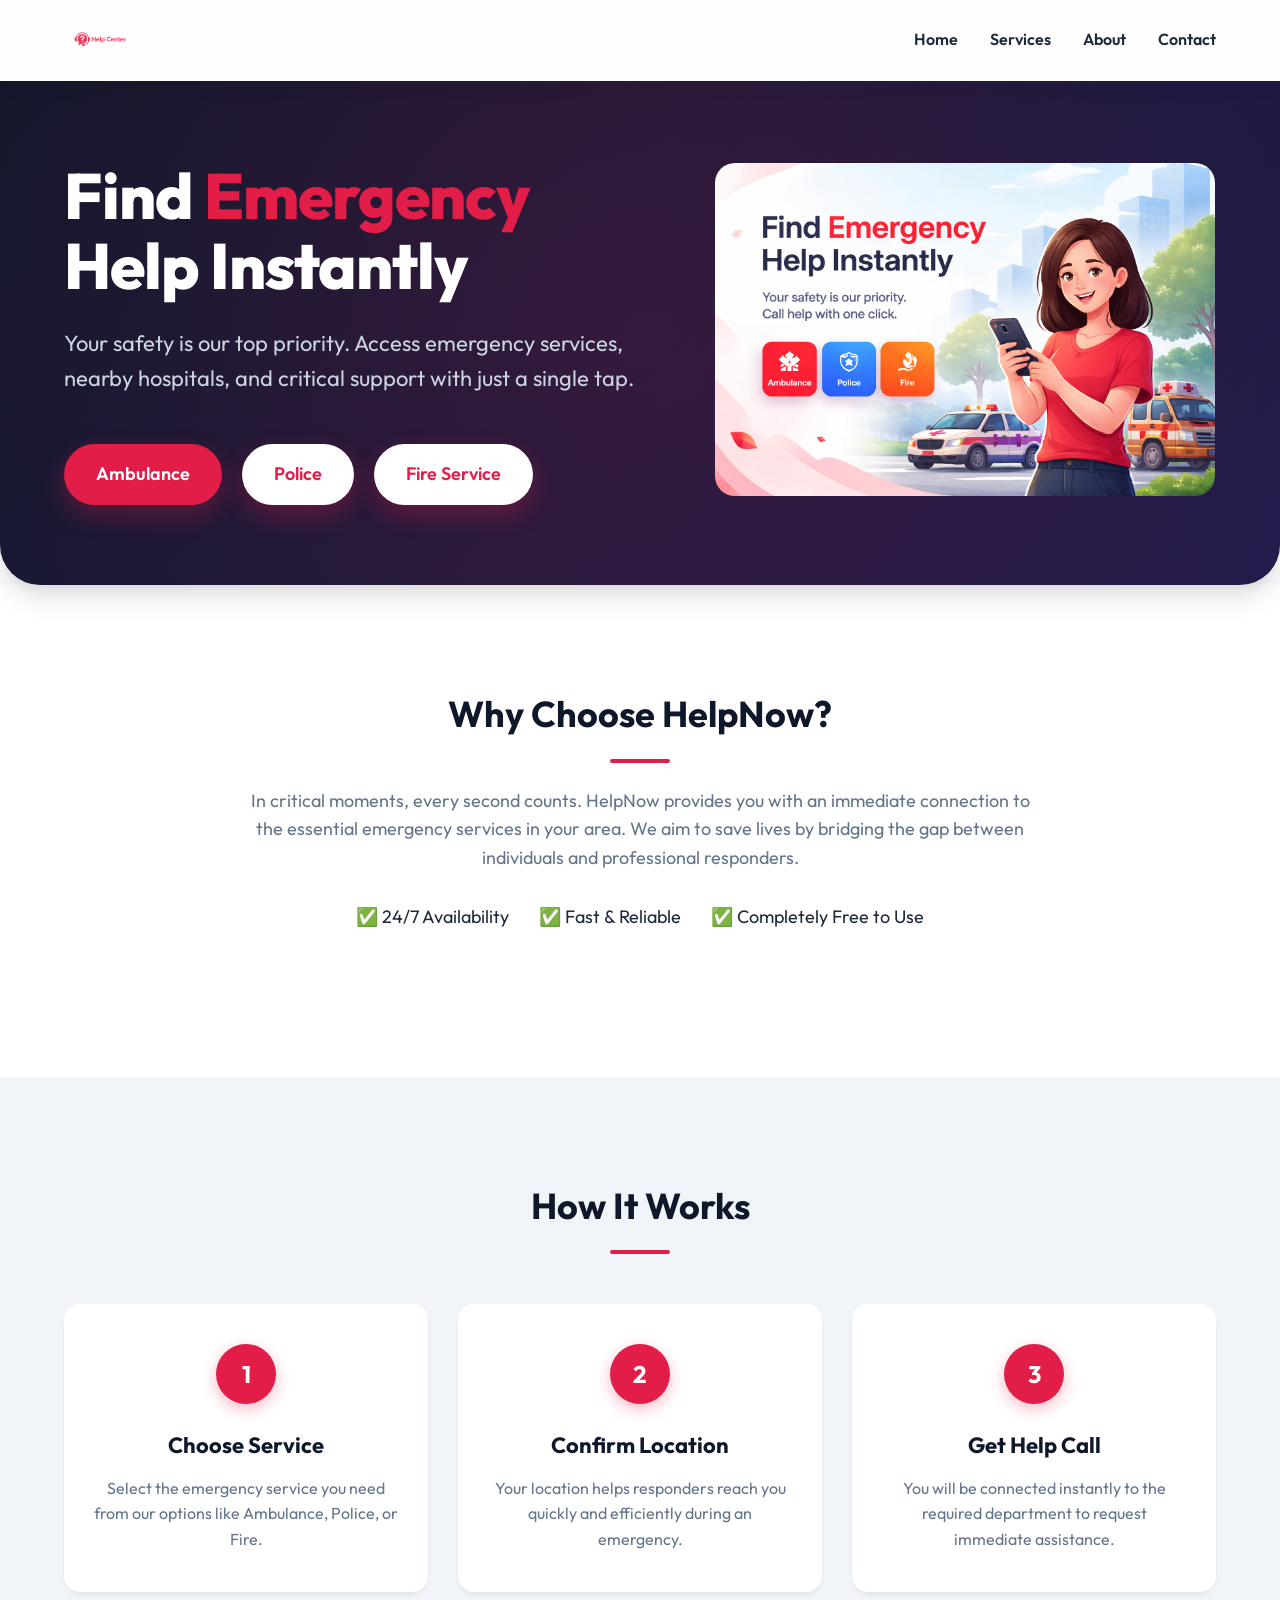
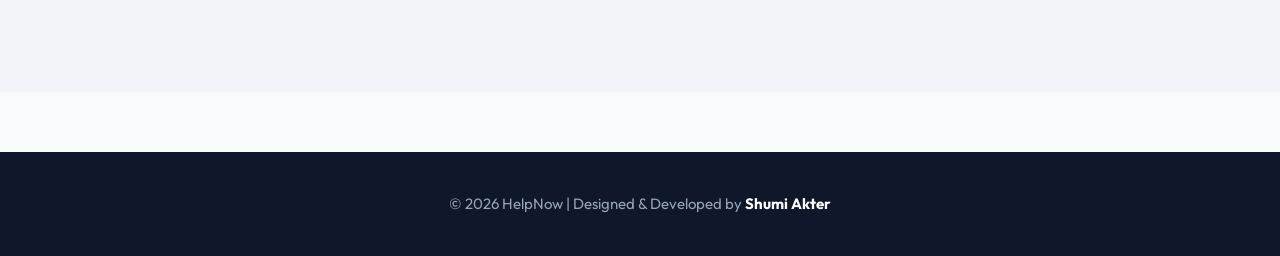
<file: index.html>
<!DOCTYPE html>
<html lang="en">
<head>
  <meta charset="UTF-8">
  <meta name="viewport" content="width=device-width, initial-scale=1.0">
  <title>Emergency Help Finder | HelpNow</title>
  <link rel="stylesheet" href="style.css">
</head>
<body>

<!-- Navbar -->
<nav class="navbar">
  <a href="index.html" class="logo">
    <img src="images/logo.png" alt="HelpNow Logo" style="height: 48px;">
  </a>
  <ul class="nav-links">
    <li><a href="index.html">Home</a></li>
    <li><a href="services.html">Services</a></li>
    <li><a href="about.html">About</a></li>
    <li><a href="contact.html">Contact</a></li>
  </ul>
</nav>

<!-- Hero Section -->
<section class="hero">
  <div class="container hero-container">
    <div class="hero-text">
      <h1>Find <span>Emergency</span> Help Instantly</h1>
      <p>Your safety is our top priority. Access emergency services, nearby hospitals, and critical support with just a single tap.</p>
      <div class="hero-buttons">
        <a href="#toast-ambulance" class="btn emergency-btn"> Ambulance</a>
        <a href="#toast-police" class="btn emergency-btn"> Police</a>
        <a href="#toast-fire" class="btn emergency-btn"> Fire Service</a>
      </div>
    </div>
    <div class="hero-image">
      <img src="images/image1.png" alt="Emergency Help Finder">
    </div>
  </div>
</section>

<!-- Info Section -->
<section class="info-section">
  <div class="container">
    <div class="info-text">
      <h2 style="text-align: center;">Why Choose HelpNow?</h2>
      <p style="text-align: center; max-width: 800px; margin: 0 auto 30px;">In critical moments, every second counts. HelpNow provides you with an immediate connection to the essential emergency services in your area. We aim to save lives by bridging the gap between individuals and professional responders.</p>
      <ul style="display: flex; justify-content: center; gap: 30px; flex-wrap: wrap;">
        <li>✅ 24/7 Availability</li>
        <li>✅ Fast & Reliable</li>
        <li>✅ Completely Free to Use</li>
      </ul>
    </div>
  </div>
</section>

<!-- How It Works Section -->
<section class="how-it-works">
  <div class="container">
    <h2>How It Works</h2>
    <div class="steps-grid">
      <div class="step-card">
        <div class="step-number">1</div>
        <h3>Choose Service</h3>
        <p>Select the emergency service you need from our options like Ambulance, Police, or Fire.</p>
      </div>
      <div class="step-card">
        <div class="step-number">2</div>
        <h3>Confirm Location</h3>
        <p>Your location helps responders reach you quickly and efficiently during an emergency.</p>
      </div>
      <div class="step-card">
        <div class="step-number">3</div>
        <h3>Get Help Call</h3>
        <p>You will be connected instantly to the required department to request immediate assistance.</p>
      </div>
    </div>
  </div>
</section>

<!-- Footer -->
<footer>
  <p>© 2026 HelpNow | Designed & Developed by <strong>Shumi Akter</strong></p>
</footer>

<!-- CSS Toasts -->
<div id="toast-ambulance" class="css-toast">
  <span>✅ Connecting to Ambulance... <a href="tel:999" style="color:var(--primary); font-weight:bold; margin-left:10px;">Proceed</a></span>
  <a href="#" class="toast-close">✖</a>
</div>
<div id="toast-police" class="css-toast">
  <span>✅ Connecting to Police... <a href="tel:999" style="color:var(--primary); font-weight:bold; margin-left:10px;">Proceed</a></span>
  <a href="#" class="toast-close">✖</a>
</div>
<div id="toast-fire" class="css-toast">
  <span>✅ Connecting to Fire Station... <a href="tel:999" style="color:var(--primary); font-weight:bold; margin-left:10px;">Proceed</a></span>
  <a href="#" class="toast-close">✖</a>
</div>

</body>
</html>
</file>
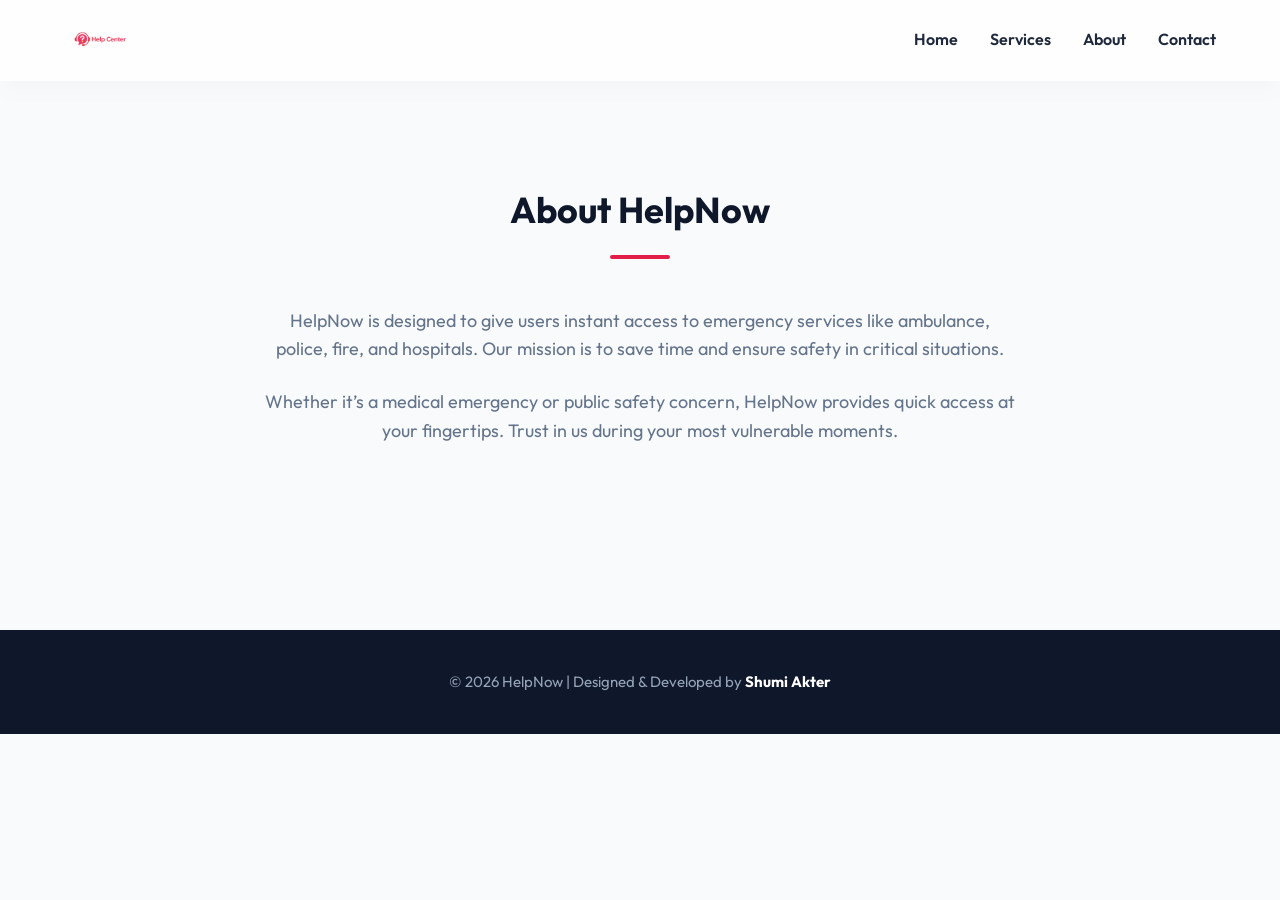
<file: about.html>
<!DOCTYPE html>
<html lang="en">
<head>
  <meta charset="UTF-8">
  <meta name="viewport" content="width=device-width, initial-scale=1.0">
  <title>About | HelpNow</title>
  <link rel="stylesheet" href="style.css">
</head>
<body>

<nav class="navbar">
  <a href="index.html" class="logo">
    <img src="images/logo.png" alt="HelpNow Logo" style="height: 48px;">
  </a>
  <ul class="nav-links">
    <li><a href="index.html">Home</a></li>
    <li><a href="services.html">Services</a></li>
    <li><a href="about.html">About</a></li>
    <li><a href="contact.html">Contact</a></li>
  </ul>
</nav>

<section class="about">
  <div class="container">
    <h2>About HelpNow</h2>
    <p>HelpNow is designed to give users instant access to emergency services like ambulance, police, fire, and hospitals. Our mission is to save time and ensure safety in critical situations.</p>
    <p>Whether it’s a medical emergency or public safety concern, HelpNow provides quick access at your fingertips. Trust in us during your most vulnerable moments.</p>
  </div>
</section>

<footer>
  <p>© 2026 HelpNow | Designed & Developed by <strong>Shumi Akter</strong></p>
</footer>

</body>
</html>
</file>
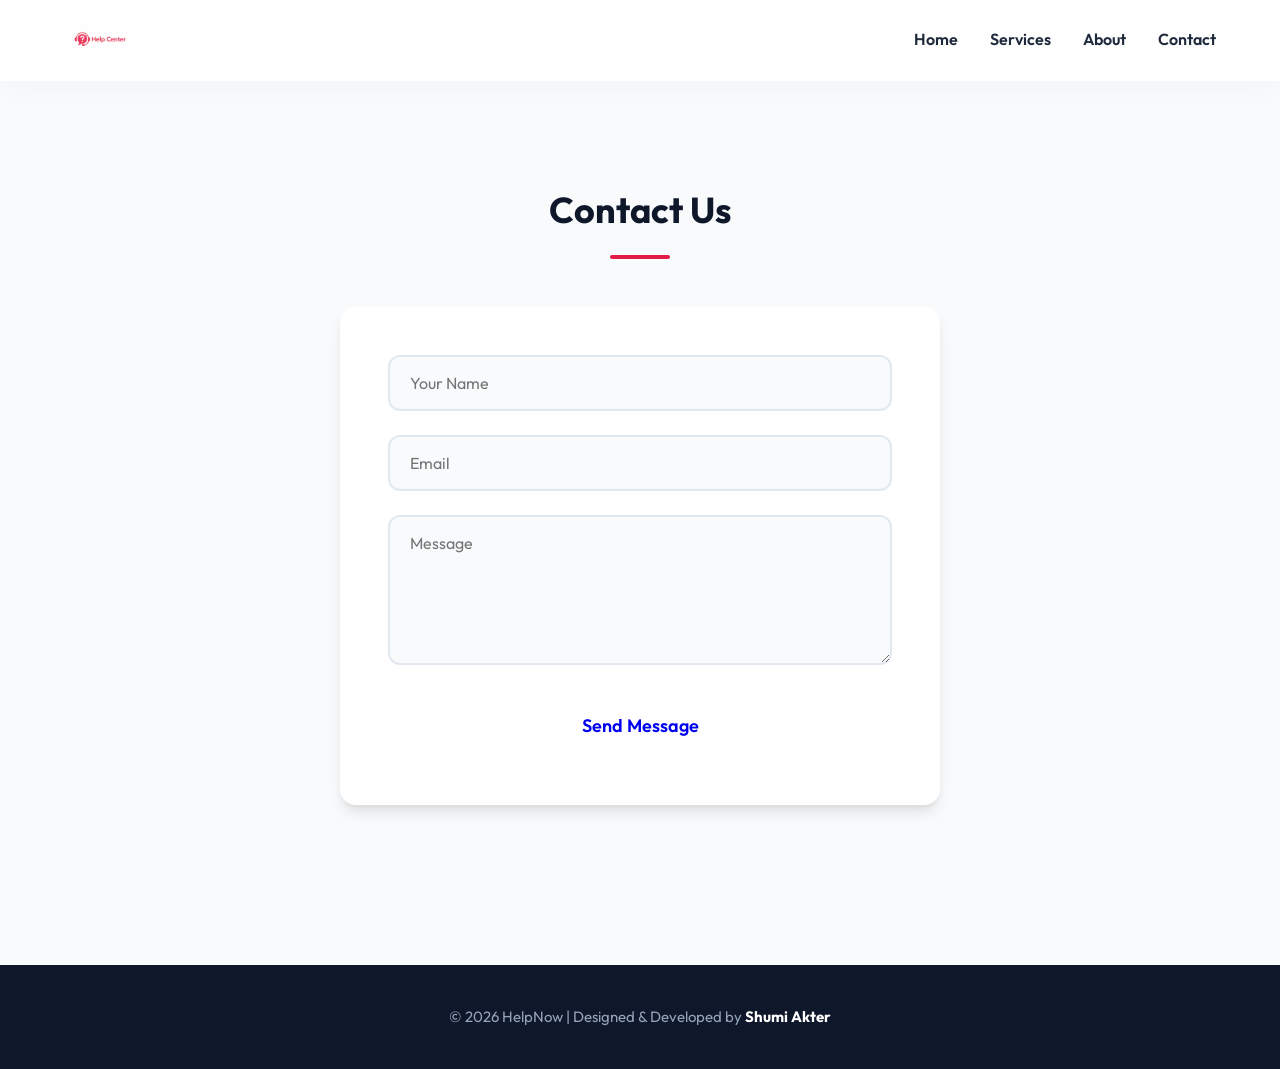
<file: contact.html>
<!DOCTYPE html>
<html lang="en">
<head>
  <meta charset="UTF-8">
  <meta name="viewport" content="width=device-width, initial-scale=1.0">
  <title>Contact | HelpNow</title>
  <link rel="stylesheet" href="style.css">
</head>
<body>

<nav class="navbar">
  <a href="index.html" class="logo">
    <img src="images/logo.png" alt="HelpNow Logo" style="height: 48px;">
  </a>
  <ul class="nav-links">
    <li><a href="index.html">Home</a></li>
    <li><a href="services.html">Services</a></li>
    <li><a href="about.html">About</a></li>
    <li><a href="contact.html">Contact</a></li>
  </ul>
</nav>

<section class="contact">
  <div class="container">
    <h2>Contact Us</h2>
    <div class="contact-form-wrapper">
      <form id="contactForm">
        <div class="input-group">
          <input type="text" id="nameInput" placeholder="Your Name" required>
        </div>
        <div class="input-group">
          <input type="email" id="emailInput" placeholder="Email" required>
        </div>
        <div class="input-group">
          <textarea id="messageInput" placeholder="Message" required></textarea>
        </div>
        <a href="#toast-contact" class="btn btn-submit" style="text-align: center; text-decoration: none; display: block;">Send Message</a>
      </form>
    </div>
  </div>
</section>

<footer>
  <p>© 2026 HelpNow | Designed & Developed by <strong>Shumi Akter</strong></p>
</footer>

<!-- CSS Toasts -->
<div id="toast-contact" class="css-toast">
  <span>✅ Message sent successfully! We will contact you soon.</span>
  <a href="#" class="toast-close">✖</a>
</div>

</body>
</html>
</file>
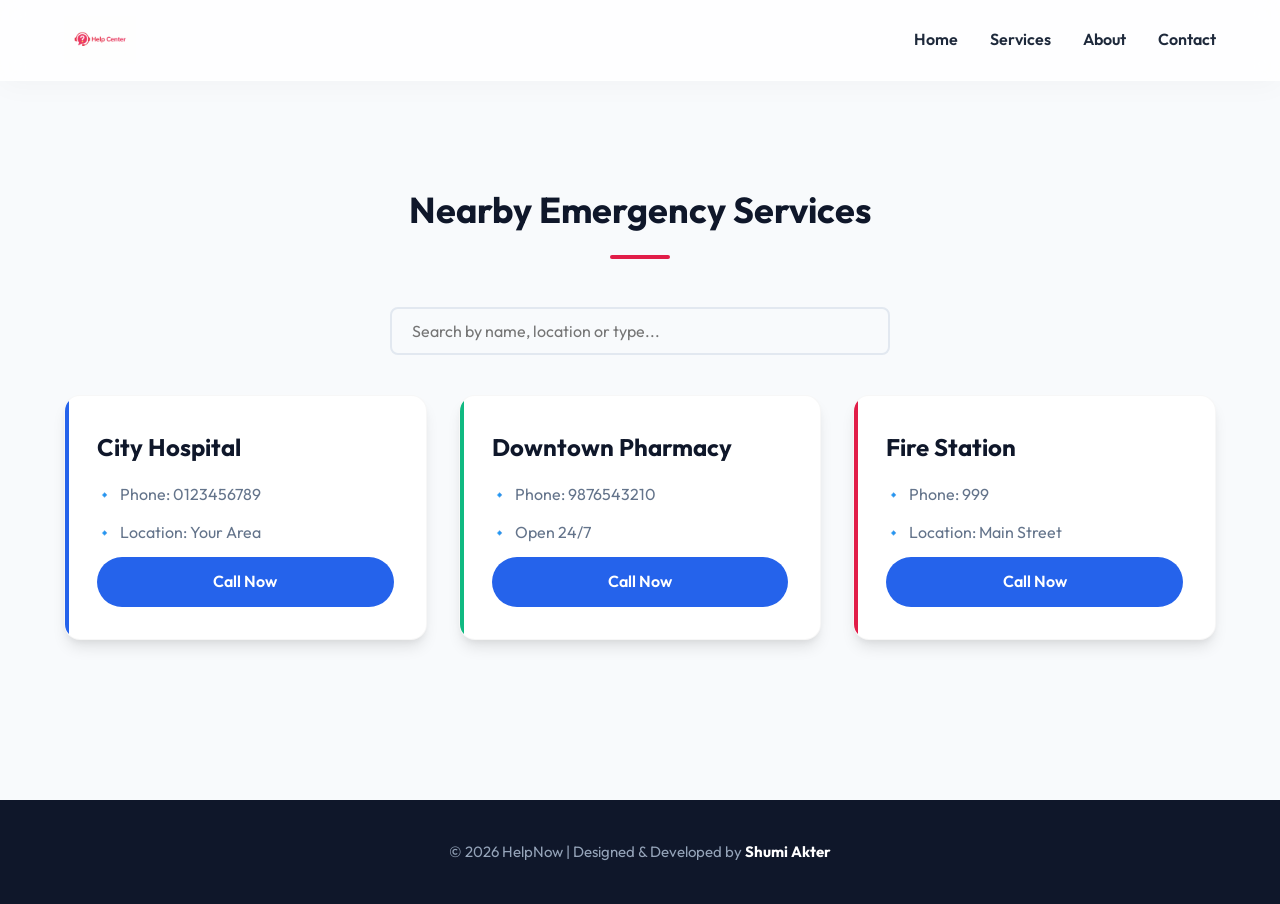
<file: services.html>
<!DOCTYPE html>
<html lang="en">

<head>
  <meta charset="UTF-8">
  <meta name="viewport" content="width=device-width, initial-scale=1.0">
  <title>Services | HelpNow</title>
  <link rel="stylesheet" href="style.css">
</head>

<body>

  <nav class="navbar">
    <a href="index.html" class="logo">
      <img src="images/logo.png" alt="HelpNow Logo" style="height: 48px;">
    </a>
    <ul class="nav-links">
      <li><a href="index.html">Home</a></li>
      <li><a href="services.html">Services</a></li>
      <li><a href="about.html">About</a></li>
      <li><a href="contact.html">Contact</a></li>
    </ul>
  </nav>

  <section class="services">
    <div class="container">
      <h2>Nearby Emergency Services</h2>
      <div style="text-align: center; margin-bottom: 30px;">
        <input type="text" id="searchInput" placeholder="Search by name, location or type..."
          style="max-width: 500px; padding: 12px 20px; border-radius: 8px; border: 2px solid #E2E8F0; width: 100%; outline: none;">
      </div>
      <div class="service-grid" id="serviceGrid">
        <div class="card service-item">
          <h3>City Hospital</h3>
          <p>Phone: 0123456789</p>
          <p>Location: Your Area</p>
          <a href="#toast-call" class="btn btn-call">Call Now</a>
        </div>
        <div class="card service-item">
          <h3>Downtown Pharmacy</h3>
          <p>Phone: 9876543210</p>
          <p>Open 24/7</p>
          <a href="#toast-call" class="btn btn-call">Call Now</a>
        </div>
        <div class="card service-item">
          <h3>Fire Station</h3>
          <p>Phone: 999</p>
          <p>Location: Main Street</p>
          <a href="#toast-call" class="btn btn-call">Call Now</a>
        </div>
      </div>
    </div>
  </section>

  <footer>
    <p>© 2026 HelpNow | Designed & Developed by <strong>Shumi Akter</strong></p>
  </footer>

  <!-- CSS Toasts -->
  <div id="toast-call" class="css-toast">
    <span>✅ Ready to call... <a href="tel:999"
        style="color:var(--primary); font-weight:bold; margin-left:10px;">Proceed</a></span>
    <a href="#" class="toast-close">✖</a>
  </div>
</body>

</html>
</file>
<file: style.css>
@import url('https://fonts.googleapis.com/css2?family=Outfit:wght@300;400;500;600;700;800&display=swap');

:root {
  --primary: #2563EB;
  --primary-hover: #1D4ED8;
  --danger: #E11D48;
  --danger-hover: #BE123C;
  --dark: #0F172A;
  --light: #F8FAFC;
  --white: #FFFFFF;
  --text-main: #1E293B;
  --text-muted: #64748B;
  --shadow-sm: 0 4px 6px -1px rgba(0, 0, 0, 0.05), 0 2px 4px -1px rgba(0, 0, 0, 0.03);
  --shadow-md: 0 10px 15px -3px rgba(0, 0, 0, 0.1), 0 4px 6px -2px rgba(0, 0, 0, 0.05);
  --shadow-lg: 0 20px 25px -5px rgba(0, 0, 0, 0.1), 0 10px 10px -5px rgba(0, 0, 0, 0.04);
  --radius: 16px;
  --transition: all 0.3s cubic-bezier(0.4, 0, 0.2, 1);
}

* {
  margin: 0;
  padding: 0;
  box-sizing: border-box;
}

body {
  font-family: 'Outfit', sans-serif;
  background-color: var(--light);
  color: var(--text-main);
  line-height: 1.6;
  overflow-x: hidden;
}

.container {
  max-width: 1200px;
  margin: 0 auto;
  padding: 0 24px;
}

/* Navbar with Glassmorphism */
.navbar {
  display: flex;
  justify-content: space-between;
  align-items: center;
  padding: 16px 5%;
  background: rgba(255, 255, 255, 0.8);
  backdrop-filter: blur(12px);
  -webkit-backdrop-filter: blur(12px);
  border-bottom: 1px solid rgba(255, 255, 255, 0.3);
  position: sticky;
  top: 0;
  z-index: 1000;
  box-shadow: 0 4px 30px rgba(0, 0, 0, 0.03);
}

.logo {
  font-weight: 800;
  color: var(--danger);
  font-size: 28px;
  letter-spacing: -0.5px;
  display: flex;
  align-items: center;
  gap: 8px;
  text-decoration: none;
}


.nav-links {
  list-style: none;
  display: flex;
  gap: 32px;
}

.nav-links li a {
  text-decoration: none;
  color: var(--text-main);
  font-weight: 600;
  font-size: 16px;
  transition: var(--transition);
  position: relative;
  padding: 5px 0;
}

.nav-links li a::after {
  content: '';
  position: absolute;
  bottom: 0;
  left: 0;
  width: 0;
  height: 2px;
  background-color: var(--danger);
  transition: var(--transition);
  border-radius: 2px;
}

.nav-links li a:hover {
  color: var(--danger);
}

.nav-links li a:hover::after {
  width: 100%;
}

/* Hero Section */
.hero {
  position: relative;
  padding: 80px 20px;
  background: linear-gradient(135deg, var(--dark) 0%, #1E1B4B 100%);
  color: var(--white);
  border-radius: 0 0 40px 40px;
  box-shadow: var(--shadow-lg);
  overflow: hidden;
}

.hero::before {
  content: '';
  position: absolute;
  top: -50%;
  left: -50%;
  width: 200%;
  height: 200%;
  background: radial-gradient(circle, rgba(225, 29, 72, 0.15) 0%, transparent 60%);
  animation: pulseBg 10s infinite alternate;
}

@keyframes pulseBg {
  0% {
    transform: scale(1);
  }

  100% {
    transform: scale(1.1);
  }
}

.hero .container {
  position: relative;
  z-index: 10;
}

.hero-container {
  display: flex;
  align-items: center;
  gap: 50px;
  text-align: left;
}

.hero-text {
  flex: 1.2;
}

.hero-image {
  flex: 1;
}

.hero-image img {
  width: 100%;
  max-width: 500px;
  border-radius: 20px;
  animation: float 4s ease-in-out infinite;
}

@keyframes float {
  0% {
    transform: translateY(0px);
  }

  50% {
    transform: translateY(-15px);
  }

  100% {
    transform: translateY(0px);
  }
}

.hero h1 {
  font-size: clamp(40px, 5vw, 64px);
  font-weight: 800;
  line-height: 1.1;
  margin-bottom: 24px;
  letter-spacing: -1px;
}

.hero h1 span {
  color: var(--danger);
}

.hero p {
  font-size: clamp(18px, 2vw, 22px);
  color: #CBD5E1;
  margin-bottom: 48px;
  max-width: 600px;
}

.hero-buttons {
  display: flex;
  justify-content: flex-start;
  gap: 20px;
  flex-wrap: wrap;
}

/* Buttons */
.btn {
  display: inline-flex;
  align-items: center;
  justify-content: center;
  padding: 16px 32px;
  border-radius: 100px;
  font-weight: 600;
  font-size: 18px;
  text-decoration: none;
  transition: var(--transition);
  cursor: pointer;
  border: none;
  font-family: inherit;
  gap: 10px;
}

.emergency-btn {
  background: var(--white);
  color: var(--danger);
  box-shadow: 0 10px 25px rgba(225, 29, 72, 0.3);
  position: relative;
  overflow: hidden;
  z-index: 1;
}

.emergency-btn::before {
  content: '';
  position: absolute;
  top: 0;
  left: 0;
  width: 100%;
  height: 100%;
  background: var(--danger);
  z-index: -1;
  transition: transform 0.4s cubic-bezier(0.4, 0, 0.2, 1);
  transform: scaleX(0);
  transform-origin: left;
}

.emergency-btn:hover {
  color: var(--white);
  transform: translateY(-5px);
  box-shadow: 0 15px 30px rgba(225, 29, 72, 0.5);
}

.emergency-btn:hover::before {
  transform: scaleX(1);
}

@keyframes pulseRing {
  0% {
    box-shadow: 0 0 0 0 rgba(225, 29, 72, 0.4);
  }

  70% {
    box-shadow: 0 0 0 20px rgba(225, 29, 72, 0);
  }

  100% {
    box-shadow: 0 0 0 0 rgba(225, 29, 72, 0);
  }
}

.emergency-btn:first-child {
  animation: pulseRing 2s infinite;
  background: var(--danger);
  color: var(--white);
}

.emergency-btn:first-child::before {
  background: var(--danger-hover);
}

.btn-call {
  background: var(--primary);
  color: var(--white);
  padding: 12px 24px;
  font-size: 16px;
  width: 100%;
}

.btn-call:hover {
  background: var(--primary-hover);
  transform: translateY(-3px);
  box-shadow: 0 8px 20px rgba(37, 99, 235, 0.3);
}

/* Sections General */
section:not(.hero) {
  padding: 100px 0;
}

section h2 {
  text-align: center;
  font-size: 36px;
  font-weight: 700;
  margin-bottom: 48px;
  color: var(--dark);
  position: relative;
}

section h2::after {
  content: '';
  display: block;
  width: 60px;
  height: 4px;
  background: var(--danger);
  margin: 16px auto 0;
  border-radius: 2px;
}

/* Services */
.service-grid {
  display: grid;
  grid-template-columns: repeat(auto-fit, minmax(300px, 1fr));
  gap: 32px;
  margin-top: 40px;
}

.card {
  background: var(--white);
  padding: 32px;
  border-radius: var(--radius);
  box-shadow: var(--shadow-md);
  transition: var(--transition);
  border: 1px solid rgba(0, 0, 0, 0.03);
  position: relative;
  overflow: hidden;
}

.card::before {
  content: '';
  position: absolute;
  top: 0;
  left: 0;
  width: 4px;
  height: 100%;
  background: var(--primary);
  transition: var(--transition);
}

.card:nth-child(2)::before {
  background: #10B981;
}

.card:nth-child(3)::before {
  background: var(--danger);
}

.card:hover {
  transform: translateY(-10px);
  box-shadow: var(--shadow-lg);
}

.card:hover::before {
  width: 10px;
}

.card h3 {
  font-size: 24px;
  font-weight: 700;
  margin-bottom: 16px;
  color: var(--dark);
}

.card p {
  color: var(--text-muted);
  margin-bottom: 12px;
  font-size: 16px;
  display: flex;
  align-items: center;
  gap: 8px;
}

.card p::before {
  content: '🔹';
  font-size: 12px;
}

/* Forms */
.contact-form-wrapper {
  max-width: 600px;
  margin: 0 auto;
  background: var(--white);
  padding: 48px;
  border-radius: var(--radius);
  box-shadow: var(--shadow-md);
}

form {
  display: flex;
  flex-direction: column;
  gap: 24px;
}

.input-group {
  position: relative;
}

input,
textarea {
  width: 100%;
  padding: 16px 20px;
  border-radius: 12px;
  border: 2px solid #E2E8F0;
  background: #F8FAFC;
  font-size: 16px;
  font-family: inherit;
  transition: var(--transition);
  color: var(--text-main);
  outline: none;
}

textarea {
  min-height: 150px;
  resize: vertical;
}

input:focus,
textarea:focus {
  border-color: var(--primary);
  background: var(--white);
  box-shadow: 0 0 0 4px rgba(37, 99, 235, 0.1);
}

button.btn-submit {
  background: var(--primary);
  color: var(--white);
  padding: 18px;
  font-size: 18px;
  border-radius: 12px;
  width: 100%;
  margin-top: 10px;
}

button.btn-submit:hover {
  background: var(--primary-hover);
  transform: translateY(-3px);
  box-shadow: 0 10px 25px rgba(37, 99, 235, 0.3);
}

/* Footer */
footer {
  text-align: center;
  padding: 40px 20px;
  background: var(--dark);
  color: #94A3B8;
  margin-top: 60px;
  font-size: 15px;
}

footer p {
  margin: 0;
}

footer strong {
  color: var(--white);
}

/* About Page Specific */
.about .container {
  max-width: 800px;
  text-align: center;
}

.about p {
  font-size: 18px;
  color: var(--text-muted);
  margin-bottom: 24px;
}

/* New Sections */
.info-section {
  background: var(--white);
  padding: 100px 0;
}

.info-container {
  display: flex;
  align-items: center;
  gap: 60px;
}

.info-text {
  flex: 1;
}

.info-text h2 {
  text-align: center;
  margin-bottom: 24px;
}

.info-text h2::after {
  margin: 16px auto 0;
}

.info-text p {
  color: var(--text-muted);
  font-size: 18px;
  margin-bottom: 24px;
}

.info-text ul {
  list-style: none;
  margin-bottom: 30px;
}

.info-text ul li {
  font-size: 18px;
  color: var(--text-main);
  margin-bottom: 15px;
  display: flex;
  align-items: center;
  gap: 10px;
}

.info-image {
  flex: 1;
}

.info-image img {
  width: 100%;
  border-radius: 20px;
  box-shadow: var(--shadow-lg);
  transition: var(--transition);
}

.info-image img:hover {
  transform: scale(1.02);
}

.how-it-works {
  background: #F1F5F9;
}

.steps-grid {
  display: grid;
  grid-template-columns: repeat(auto-fit, minmax(250px, 1fr));
  gap: 30px;
  margin-top: 50px;
}

.step-card {
  background: var(--white);
  padding: 40px 30px;
  border-radius: var(--radius);
  text-align: center;
  box-shadow: var(--shadow-sm);
  transition: var(--transition);
  position: relative;
}

.step-card:hover {
  transform: translateY(-8px);
  box-shadow: var(--shadow-md);
}

.step-number {
  width: 60px;
  height: 60px;
  background: var(--danger);
  color: var(--white);
  font-size: 24px;
  font-weight: 700;
  display: flex;
  align-items: center;
  justify-content: center;
  border-radius: 50%;
  margin: 0 auto 24px;
  box-shadow: 0 5px 15px rgba(225, 29, 72, 0.3);
}

.step-card h3 {
  font-size: 22px;
  color: var(--dark);
  margin-bottom: 12px;
}

.step-card p {
  color: var(--text-muted);
  font-size: 16px;
}

/* CSS Only Toasts */
.css-toast {
  position: fixed;
  top: 100px;
  right: 30px;
  background: var(--white);
  color: var(--text-main);
  padding: 16px 24px;
  border-radius: 12px;
  box-shadow: 0 10px 40px rgba(0, 0, 0, 0.1);
  display: flex;
  align-items: center;
  gap: 12px;
  font-weight: 500;
  transform: translateX(150%);
  transition: transform 0.4s cubic-bezier(0.4, 0, 0.2, 1);
  border-left: 5px solid #10B981;
  z-index: 9999;
}

.css-toast:target {
  transform: translateX(0);
}

.toast-close {
  color: var(--text-muted);
  text-decoration: none;
  font-weight: bold;
  font-size: 16px;
  margin-left: 15px;
}

.toast-close:hover {
  color: var(--danger);
}

/* Responsive */
@media (max-width: 768px) {
  .info-container {
    flex-direction: column;
    gap: 40px;
  }

  .info-text h2 {
    text-align: center;
  }

  .info-text h2::after {
    margin: 16px auto 0;
  }

  .info-text ul li {
    justify-content: center;
  }

  .info-text form,
  .info-text a.btn {
    display: table;
    margin: 0 auto;
  }

  .navbar {
    padding: 20px;
    flex-wrap: wrap;
  }

  .nav-links {
    margin-top: 20px;
    width: 100%;
    justify-content: center;
    gap: 20px;
  }

  .hero {
    padding: 80px 20px 60px;
    border-radius: 0 0 24px 24px;
  }

  .hero-container {
    flex-direction: column;
    text-align: center;
    gap: 40px;
  }

  .hero p {
    margin-left: auto;
    margin-right: auto;
  }

  .hero-buttons {
    justify-content: center;
  }

  .contact-form-wrapper {
    padding: 30px 20px;
  }
}
</file>
